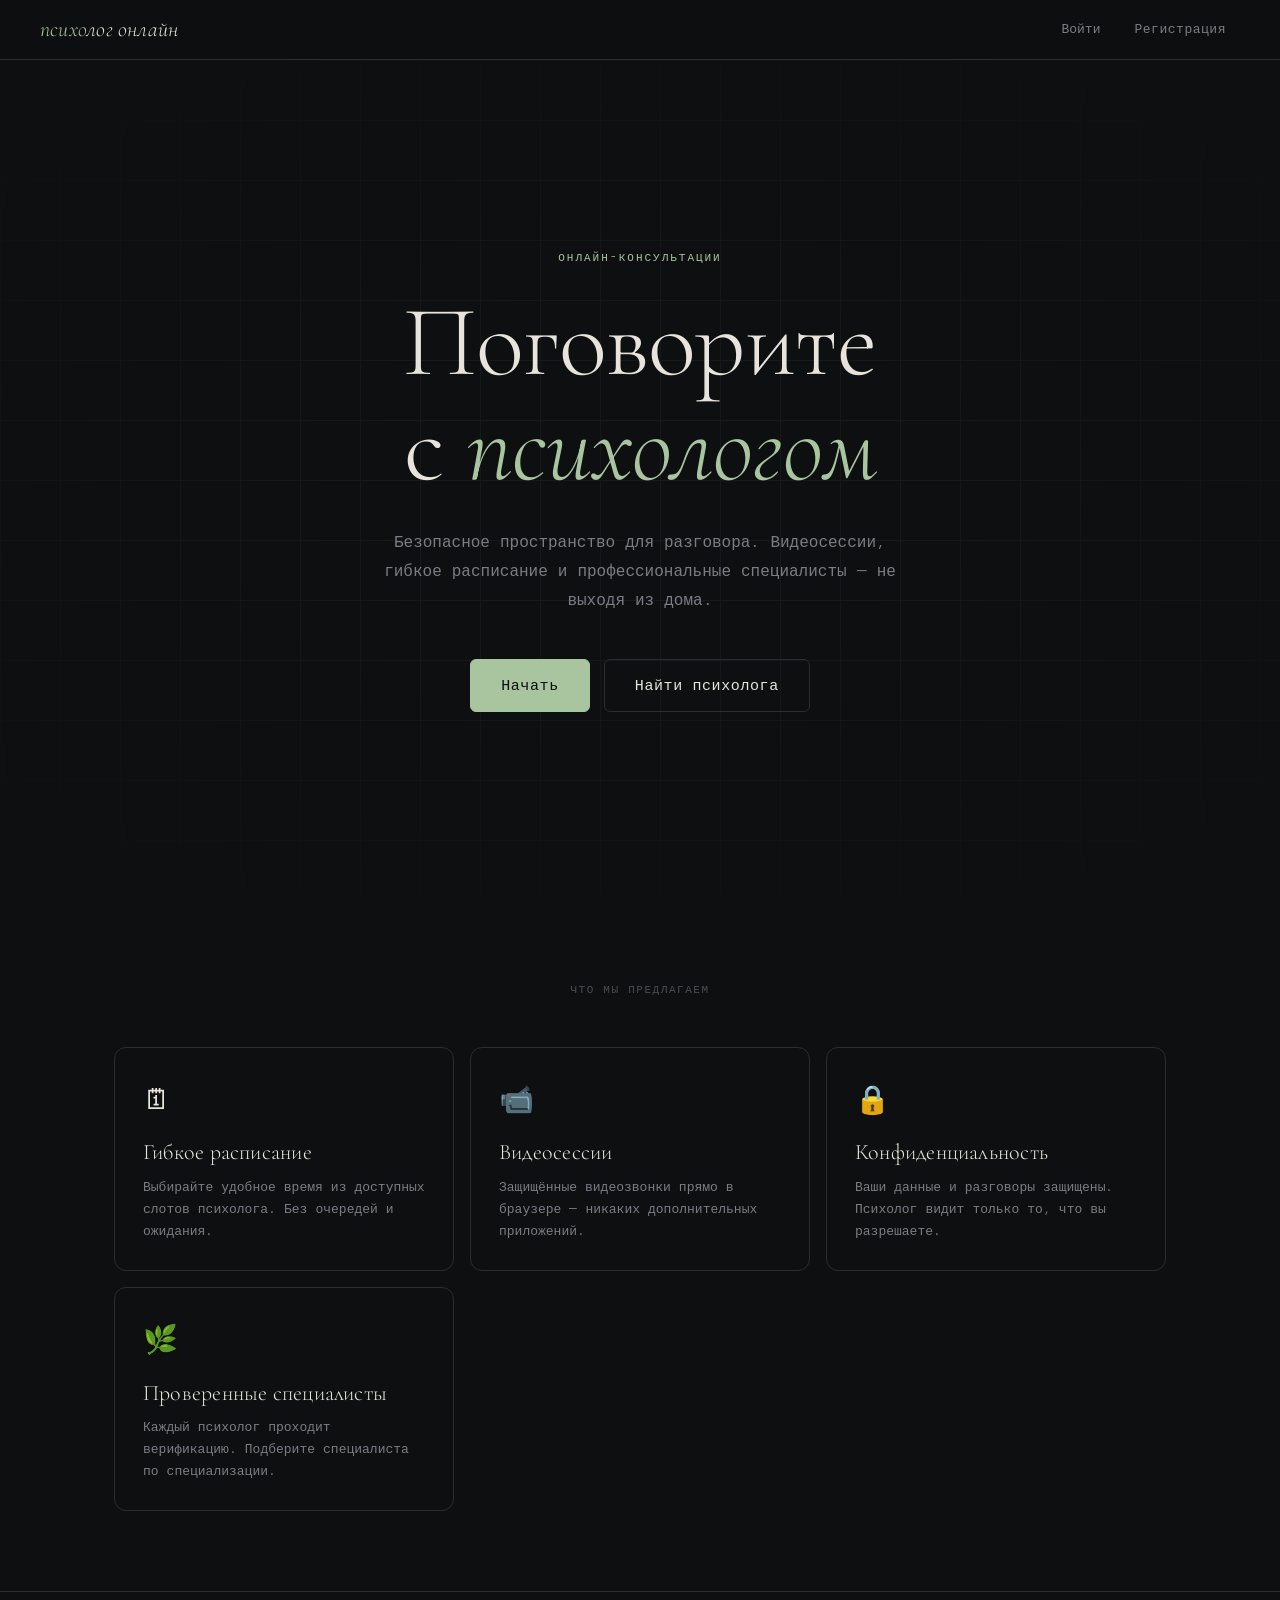
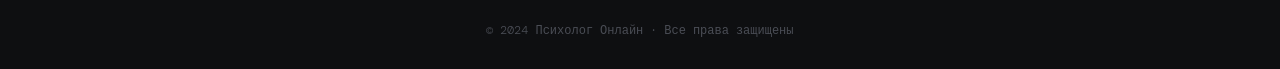
<file: psych_frontend/index.html>
<!DOCTYPE html>
<html lang="ru">
<head>
  <meta charset="UTF-8">
  <meta name="viewport" content="width=device-width, initial-scale=1.0">
  <title>Психолог Онлайн</title>
  <link rel="stylesheet" href="css/base.css">
  <style>
    .hero {
      min-height: calc(100vh - 60px);
      display: flex; flex-direction: column;
      align-items: center; justify-content: center;
      text-align: center; padding: 60px 24px;
      position: relative; overflow: hidden;
    }
    .hero::before {
      content: '';
      position: absolute; inset: 0;
      background-image:
        linear-gradient(var(--border) 1px, transparent 1px),
        linear-gradient(90deg, var(--border) 1px, transparent 1px);
      background-size: 60px 60px; opacity: .3; pointer-events: none;
    }
    .hero::after {
      content: ''; position: absolute; inset: 0;
      background: radial-gradient(ellipse 70% 60% at 50% 50%, transparent 30%, var(--bg) 100%);
      pointer-events: none;
    }
    .hero-content { position: relative; z-index: 1; }
    .hero-eyebrow {
      font-size: 11px; letter-spacing: .18em; text-transform: uppercase;
      color: var(--accent); margin-bottom: 24px;
      opacity: 0; animation: fadeUp .6s ease .1s forwards;
    }
    .hero-title {
      font-size: clamp(52px, 9vw, 100px); font-weight: 300;
      line-height: 1.05; letter-spacing: -.01em; margin-bottom: 28px;
      opacity: 0; animation: fadeUp .7s ease .2s forwards;
    }
    .hero-title em { font-style: italic; color: var(--accent); }
    .hero-desc {
      max-width: 520px; color: var(--text-muted); font-size: 16px;
      line-height: 1.8; margin: 0 auto 44px;
      opacity: 0; animation: fadeUp .7s ease .35s forwards;
    }
    .hero-actions {
      display: flex; gap: 14px; justify-content: center; flex-wrap: wrap;
      opacity: 0; animation: fadeUp .7s ease .5s forwards;
    }
    @keyframes fadeUp {
      from { opacity: 0; transform: translateY(18px); }
      to   { opacity: 1; transform: translateY(0); }
    }
    .features { max-width: 1100px; margin: 0 auto; padding: 80px 24px; }
    .features-label {
      text-align: center; font-size: 11px; letter-spacing: .14em;
      text-transform: uppercase; color: var(--text-dim); margin-bottom: 48px;
    }
    .features-grid {
      display: grid;
      grid-template-columns: repeat(auto-fill, minmax(280px, 1fr)); gap: 16px;
    }
    .feature-card {
      padding: 28px; border: 1px solid var(--border); border-radius: var(--radius-lg);
      transition: border-color var(--transition), transform var(--transition);
    }
    .feature-card:hover { border-color: var(--accent-dim); transform: translateY(-2px); }
    .feature-icon { font-size: 28px; margin-bottom: 16px; }
    .feature-title { font-family: var(--font-serif); font-size: 22px; font-weight: 300; margin-bottom: 10px; }
    .feature-text { color: var(--text-muted); line-height: 1.7; font-size: 13px; }
    .footer {
      border-top: 1px solid var(--border); text-align: center;
      padding: 28px 24px; color: var(--text-dim); font-size: 12px;
    }
  </style>
</head>
<body>
  <script src="js/api.js"></script>
  <script src="js/navbar.js"></script>

  <section class="hero">
    <div class="hero-content">
      <p class="hero-eyebrow">онлайн-консультации</p>
      <h1 class="hero-title">Поговорите<br>с <em>психологом</em></h1>
      <p class="hero-desc">
        Безопасное пространство для разговора. Видеосессии, гибкое расписание
        и профессиональные специалисты — не выходя из дома.
      </p>
      <div class="hero-actions">
        <a href="pages/register.html" class="btn btn-primary btn-lg">Начать</a>
        <a href="pages/psychologists.html" class="btn btn-lg">Найти психолога</a>
      </div>
    </div>
  </section>

  <section class="features">
    <p class="features-label">Что мы предлагаем</p>
    <div class="features-grid">
      <div class="feature-card">
        <div class="feature-icon">🗓</div>
        <h3 class="feature-title">Гибкое расписание</h3>
        <p class="feature-text">Выбирайте удобное время из доступных слотов психолога. Без очередей и ожидания.</p>
      </div>
      <div class="feature-card">
        <div class="feature-icon">📹</div>
        <h3 class="feature-title">Видеосессии</h3>
        <p class="feature-text">Защищённые видеозвонки прямо в браузере — никаких дополнительных приложений.</p>
      </div>
      <div class="feature-card">
        <div class="feature-icon">🔒</div>
        <h3 class="feature-title">Конфиденциальность</h3>
        <p class="feature-text">Ваши данные и разговоры защищены. Психолог видит только то, что вы разрешаете.</p>
      </div>
      <div class="feature-card">
        <div class="feature-icon">🌿</div>
        <h3 class="feature-title">Проверенные специалисты</h3>
        <p class="feature-text">Каждый психолог проходит верификацию. Подберите специалиста по специализации.</p>
      </div>
    </div>
  </section>

  <footer class="footer">© 2024 Психолог Онлайн · Все права защищены</footer>

  <script>
    if (Auth.isLoggedIn()) {
      window.location.href = Auth.isPsychologist()
        ? 'pages/psych-dashboard.html'
        : 'pages/dashboard.html';
    }
  </script>
</body>
</html>
</file>
<file: psych_frontend/css/base.css>
@import url('https://fonts.googleapis.com/css2?family=Cormorant+Garamond:ital,wght@0,300;0,400;0,500;1,300;1,400&family=DM+Mono:wght@300;400;500&display=swap');

/* ─── переменные ─── */
:root {
  --bg:        #0e0f11;
  --bg-card:   #14161a;
  --bg-hover:  #1c1f25;
  --border:    #2a2d35;
  --border-hl: #3e4250;
  --accent:    #a8c5a0;       /* мягкий sage-green */
  --accent-dim:#4a6645;
  --text:      #e8e4dc;
  --text-muted:#7a7d85;
  --text-dim:  #4a4d55;
  --danger:    #c97b7b;
  --warning:   #c9a96e;
  --success:   #7ab8a0;

  --font-serif: 'Cormorant Garamond', Georgia, serif;
  --font-mono:  'DM Mono', 'Courier New', monospace;

  --radius:     6px;
  --radius-lg:  12px;
  --shadow:     0 4px 32px rgba(0,0,0,.45);
  --transition: 180ms ease;
}

*, *::before, *::after { box-sizing: border-box; margin: 0; padding: 0; }

html { scroll-behavior: smooth; }

body {
  background: var(--bg);
  color: var(--text);
  font-family: var(--font-mono);
  font-size: 14px;
  font-weight: 300;
  line-height: 1.7;
  min-height: 100vh;
  -webkit-font-smoothing: antialiased;
}

/* ─── утилиты ─── */
.visually-hidden { position: absolute; width: 1px; height: 1px; overflow: hidden; clip: rect(0,0,0,0); }

a { color: var(--accent); text-decoration: none; transition: opacity var(--transition); }
a:hover { opacity: .75; }

h1, h2, h3, h4 {
  font-family: var(--font-serif);
  font-weight: 300;
  line-height: 1.2;
  letter-spacing: .01em;
}

/* ─── кнопки ─── */
.btn {
  display: inline-flex;
  align-items: center;
  gap: 8px;
  padding: 10px 22px;
  border: 1px solid var(--border);
  border-radius: var(--radius);
  background: transparent;
  color: var(--text);
  font-family: var(--font-mono);
  font-size: 13px;
  font-weight: 400;
  letter-spacing: .04em;
  cursor: pointer;
  transition: background var(--transition), border-color var(--transition), color var(--transition);
  white-space: nowrap;
}
.btn:hover { background: var(--bg-hover); border-color: var(--border-hl); }

.btn-primary {
  background: var(--accent);
  border-color: var(--accent);
  color: #0e0f11;
  font-weight: 500;
}
.btn-primary:hover { background: #bdd6b5; border-color: #bdd6b5; }

.btn-danger { border-color: var(--danger); color: var(--danger); }
.btn-danger:hover { background: rgba(201,123,123,.1); }

.btn-sm { padding: 6px 14px; font-size: 12px; }
.btn-lg { padding: 13px 30px; font-size: 15px; }
.btn:disabled { opacity: .4; cursor: not-allowed; pointer-events: none; }

/* ─── формы ─── */
.field { display: flex; flex-direction: column; gap: 6px; }
.field label { font-size: 12px; color: var(--text-muted); letter-spacing: .06em; text-transform: uppercase; }
.field input,
.field select,
.field textarea {
  background: var(--bg-card);
  border: 1px solid var(--border);
  border-radius: var(--radius);
  color: var(--text);
  font-family: var(--font-mono);
  font-size: 14px;
  font-weight: 300;
  padding: 10px 14px;
  transition: border-color var(--transition), box-shadow var(--transition);
  outline: none;
  width: 100%;
}
.field input:focus,
.field select:focus,
.field textarea:focus {
  border-color: var(--accent-dim);
  box-shadow: 0 0 0 3px rgba(168,197,160,.08);
}
.field input::placeholder,
.field textarea::placeholder { color: var(--text-dim); }
.field select option { background: var(--bg-card); }
.field textarea { resize: vertical; min-height: 90px; }

/* ─── карточки ─── */
.card {
  background: var(--bg-card);
  border: 1px solid var(--border);
  border-radius: var(--radius-lg);
  padding: 24px;
  transition: border-color var(--transition);
}
.card:hover { border-color: var(--border-hl); }

/* ─── бейджи статусов ─── */
.badge {
  display: inline-block;
  padding: 2px 10px;
  border-radius: 20px;
  font-size: 11px;
  letter-spacing: .06em;
  text-transform: uppercase;
  font-weight: 500;
}
.badge-pending  { background: rgba(201,169,110,.12); color: var(--warning); }
.badge-confirmed{ background: rgba(122,184,160,.12); color: var(--success); }
.badge-cancelled{ background: rgba(201,123,123,.12); color: var(--danger); }
.badge-completed{ background: rgba(168,197,160,.12); color: var(--accent); }

/* ─── уведомления ─── */
.toast-container {
  position: fixed;
  top: 20px;
  right: 20px;
  z-index: 9999;
  display: flex;
  flex-direction: column;
  gap: 10px;
}
.toast {
  background: var(--bg-card);
  border: 1px solid var(--border);
  border-radius: var(--radius);
  padding: 12px 18px;
  font-size: 13px;
  min-width: 260px;
  animation: slideIn .2s ease;
  box-shadow: var(--shadow);
}
.toast-success { border-left: 3px solid var(--success); }
.toast-error   { border-left: 3px solid var(--danger); }
.toast-info    { border-left: 3px solid var(--accent-dim); }

@keyframes slideIn {
  from { transform: translateX(20px); opacity: 0; }
  to   { transform: translateX(0);    opacity: 1; }
}

/* ─── навбар ─── */
.navbar {
  position: sticky;
  top: 0;
  z-index: 100;
  display: flex;
  align-items: center;
  justify-content: space-between;
  padding: 0 40px;
  height: 60px;
  background: rgba(14,15,17,.88);
  backdrop-filter: blur(16px);
  border-bottom: 1px solid var(--border);
}
.navbar-brand {
  font-family: var(--font-serif);
  font-size: 22px;
  font-style: italic;
  color: var(--text);
  letter-spacing: .01em;
}
.navbar-brand span { color: var(--accent); }
.navbar-links { display: flex; align-items: center; gap: 6px; }
.navbar-links a, .navbar-links button {
  background: none; border: none;
  color: var(--text-muted);
  font-family: var(--font-mono);
  font-size: 13px;
  font-weight: 300;
  padding: 6px 14px;
  border-radius: var(--radius);
  cursor: pointer;
  transition: color var(--transition), background var(--transition);
}
.navbar-links a:hover, .navbar-links button:hover {
  color: var(--text);
  background: var(--bg-hover);
  opacity: 1;
}
.navbar-links a.active { color: var(--accent); }

/* ─── лейаут страницы ─── */
.page-wrap {
  max-width: 1100px;
  margin: 0 auto;
  padding: 48px 24px 80px;
}
.page-title {
  font-size: clamp(32px, 5vw, 52px);
  margin-bottom: 8px;
}
.page-subtitle {
  color: var(--text-muted);
  font-size: 14px;
  margin-bottom: 40px;
}

/* ─── сетка ─── */
.grid-2 { display: grid; grid-template-columns: repeat(auto-fill, minmax(320px, 1fr)); gap: 16px; }
.grid-3 { display: grid; grid-template-columns: repeat(auto-fill, minmax(260px, 1fr)); gap: 16px; }

/* ─── делители и отступы ─── */
.mt-8  { margin-top:  8px; }
.mt-16 { margin-top: 16px; }
.mt-24 { margin-top: 24px; }
.mt-32 { margin-top: 32px; }
.gap-12 { display: flex; flex-direction: column; gap: 12px; }
.row { display: flex; align-items: center; gap: 12px; }
.row-between { display: flex; align-items: center; justify-content: space-between; gap: 12px; }

/* ─── пустое состояние ─── */
.empty-state {
  text-align: center;
  padding: 60px 24px;
  color: var(--text-dim);
}
.empty-state .icon { font-size: 40px; margin-bottom: 16px; opacity: .5; }
.empty-state p { font-size: 15px; }

/* ─── спиннер ─── */
.spinner {
  width: 20px; height: 20px;
  border: 2px solid var(--border);
  border-top-color: var(--accent);
  border-radius: 50%;
  animation: spin .7s linear infinite;
  display: inline-block;
}
@keyframes spin { to { transform: rotate(360deg); } }

.loading-overlay {
  display: flex;
  align-items: center;
  justify-content: center;
  padding: 60px;
}

/* ─── модалки ─── */
.modal-backdrop {
  position: fixed; inset: 0;
  background: rgba(0,0,0,.65);
  backdrop-filter: blur(4px);
  z-index: 500;
  display: flex;
  align-items: center;
  justify-content: center;
  padding: 20px;
  animation: fadeIn .15s ease;
}
.modal {
  background: var(--bg-card);
  border: 1px solid var(--border);
  border-radius: var(--radius-lg);
  padding: 32px;
  width: 100%;
  max-width: 480px;
  box-shadow: var(--shadow);
  animation: scaleIn .18s ease;
}
.modal-title {
  font-family: var(--font-serif);
  font-size: 26px;
  font-weight: 300;
  margin-bottom: 24px;
}
.modal-actions { display: flex; gap: 10px; justify-content: flex-end; margin-top: 28px; }

@keyframes fadeIn  { from { opacity: 0; } to { opacity: 1; } }
@keyframes scaleIn { from { transform: scale(.96); opacity: 0; } to { transform: scale(1); opacity: 1; } }

/* ─── divider ─── */
.divider {
  border: none;
  border-top: 1px solid var(--border);
  margin: 24px 0;
}

/* ─── section label ─── */
.section-label {
  font-size: 11px;
  letter-spacing: .1em;
  text-transform: uppercase;
  color: var(--text-dim);
  margin-bottom: 16px;
}

/* ─── скролл ─── */
::-webkit-scrollbar { width: 6px; }
::-webkit-scrollbar-track { background: var(--bg); }
::-webkit-scrollbar-thumb { background: var(--border); border-radius: 3px; }
::-webkit-scrollbar-thumb:hover { background: var(--border-hl); }

/* ─── responsive ─── */
@media (max-width: 640px) {
  .navbar { padding: 0 20px; }
  .page-wrap { padding: 28px 16px 60px; }
  .modal { padding: 24px; }
  .card { padding: 16px; }
}
</file>
